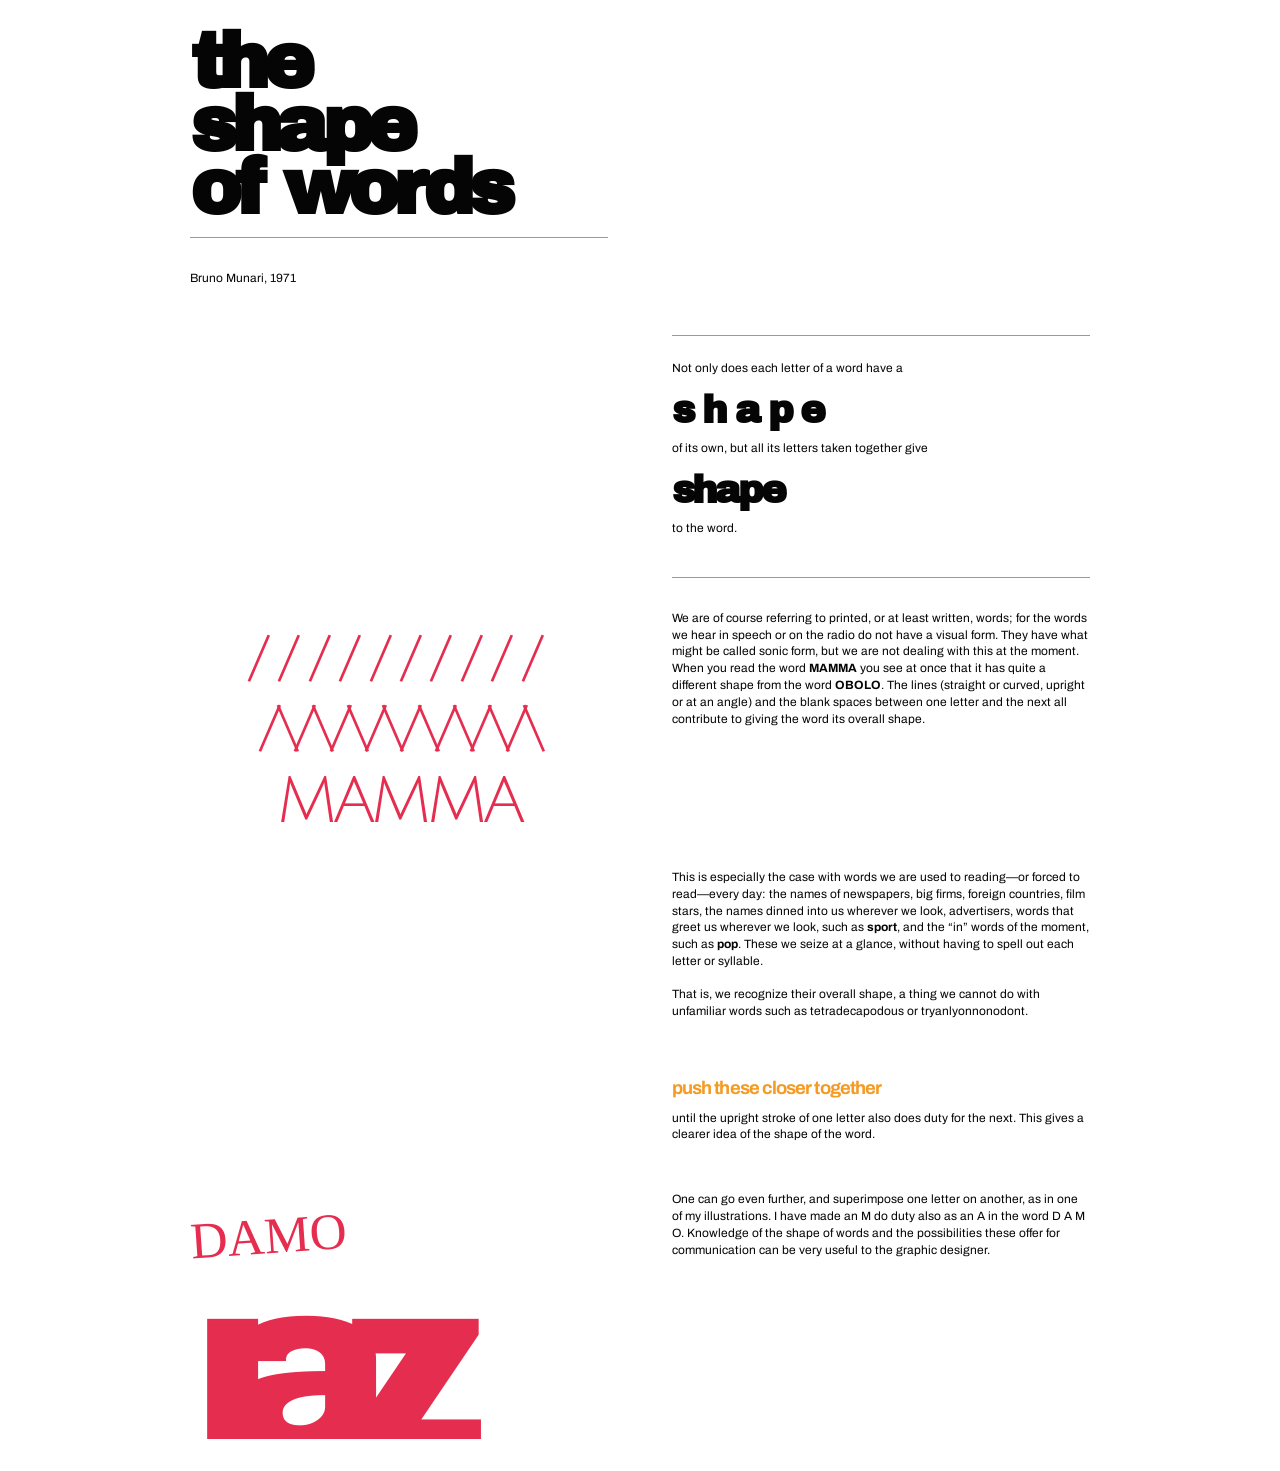
<file: demo/demo.html>
<!doctype html>
<html lang="en">
	<head>
		<meta name="viewport" content="width=device-width, initial-scale=1">
		<title>The Shape of Words</title>

		<link href="setupdemo.css" rel="stylesheet">
		<link href="styledemo.css" rel="stylesheet">

		<link rel="preconnect" href="https://fonts.googleapis.com">
		<link rel="preconnect" href="https://fonts.gstatic.com" crossorigin>

		<link href="https://fonts.googleapis.com/css2?family=Archivo+Black&family=Archivo:wght@400;700&family=Julius+Sans+One&family=Permanent+Marker&display=swap" rel="stylesheet">
	</head>

	<body>
		<ol>
			<li class="title">
				<h1>
					the<br>
					shape<br>
					of words
				</h1>
			</li>

			<li class="credit">
				<p>Bruno Munari, 1971</p>
			</li>

			<li class="shape-intro">
				<p>Not only does each letter of a word have a</p>

				<h2>s h a p e</h2>

				<p>of its own, but all its letters taken together give</p>

				<h2>shape</h2>

				<p>to the word.</p>
			</li>

			<li class="word-experiment">
				<p aria-hidden="true">
					<span class="slashes">//////////</span>
					<span class="zigzag">/\/\/\/\/\/\/\/\</span>
					<span class="mamma">MAMMA</span>
				</p>
			</li>

			<li class="paragraph-one">
				<p>
					We are of course referring to printed, or at least written, words; for the words we hear in speech or on the radio do not have a visual form. They have what might be called sonic form, but we are not dealing with this at the moment. When you read the word <strong>MAMMA</strong> you see at once that it has quite a different shape from the word <strong>OBOLO</strong>. The lines (straight or curved, upright or at an angle) and the blank spaces between one letter and the next all contribute to giving the word its overall shape.
				</p>
			</li>

			<li class="paragraph-two">
				<p>
					This is especially the case with words we are used to reading—or forced to read—every day: the names of newspapers, big firms, foreign countries, film stars, the names dinned into us wherever we look, advertisers, words that greet us wherever we look, such as <strong>sport</strong>, and the “in” words of the moment, such as <strong>pop</strong>. These we seize at a glance, without having to spell out each letter or syllable.
				</p>

				<p>
					That is, we recognize their overall shape, a thing we cannot do with unfamiliar words such as tetradecapodous or tryanlyonnonodont.
				</p>
			</li>

			<li class="callout">
				<h2>push these closer together</h2>

				<p>
					until the upright stroke of one letter also does duty for the next. This gives a clearer idea of the shape of the word.
				</p>
			</li>

			<li class="damo">
				<p>DAMO</p>
			</li>

			<li class="paragraph-three">
				<p>
					One can go even further, and superimpose one letter on another, as in one of my illustrations. I have made an M do duty also as an A in the word D A M O. Knowledge of the shape of words and the possibilities these offer for communication can be very useful to the graphic designer.
				</p>
			</li>

			<li class="bottom-mark">
				<p>jaz</p>
			</li>
		</ol>
	</body>
</html>
</file>
<file: demo/setupdemo.css>
:root {
	--spacing: 1rem;
}

* {
	box-sizing: border-box;
}

body {
	margin: 0;
}
</file>
<file: demo/styledemo.css>
:root {
	--red: #e52d4f;
	--orange: #f59b23;
	--black: #050505;
	--gray: #999;
}

body {
	padding: 2rem;
	font-family: "Archivo", sans-serif;
	color: var(--black);
	background: white;
}

ol {
	display: grid;
	grid-template-columns: minmax(0, 1fr) minmax(0, 1fr);
	grid-template-areas:
		"title ."
		"credit ."
		". shape-intro"
		"word paragraph-one"
		". paragraph-two"
		". callout"
		"damo paragraph-three"
		"bottom bottom";

	column-gap: 4rem;
	row-gap: 2rem;

	width: 100%;
	max-width: 900px;
	margin: 0 auto;
	padding: 0;
	list-style: none;
}

li {
	min-width: 0;
	margin: 0;
	padding: 0;
}

/* Desktop grid placement */

.title {
	grid-area: title;
}

.credit {
	grid-area: credit;
}

.shape-intro {
	grid-area: shape-intro;
}

.word-experiment {
	grid-area: word;
}

.paragraph-one {
	grid-area: paragraph-one;
}

.paragraph-two {
	grid-area: paragraph-two;
}

.callout {
	grid-area: callout;
}

.damo {
	grid-area: damo;
}

.paragraph-three {
	grid-area: paragraph-three;
}

.bottom-mark {
	grid-area: bottom;
}

/* Typography */

h1 {
	margin: 0;
	font-family: "Archivo Black", sans-serif;
	font-size: clamp(3rem, 6vw, 5.5rem);
	line-height: 0.82;
	letter-spacing: -0.08em;
}

h2 {
	margin: 0.8rem 0;
	font-family: "Archivo Black", sans-serif;
	font-size: clamp(1.8rem, 3vw, 3rem);
	line-height: 0.9;
	letter-spacing: -0.08em;
}

p {
	margin: 0 0 1rem;
	font-size: 0.75rem;
	line-height: 1.4;
}

strong {
	font-weight: 700;
}

/* Lines */

.title {
	border-bottom: 1px solid var(--gray);
	padding-bottom: 1rem;
}

.shape-intro {
	border-top: 1px solid var(--gray);
	border-bottom: 1px solid var(--gray);
	padding: 1.5rem 0;
}

/* Word experiment */

.word-experiment {
	align-self: start;
	padding-top: 1rem;
}

.word-experiment p {
	margin: 0;
	font-family: "Julius Sans One", sans-serif;
	font-size: clamp(2.5rem, 5vw, 4.5rem);
	line-height: 1.1;
	text-align: center;
	color: var(--red);
}

.word-experiment span {
	display: block;
}

.slashes {
	letter-spacing: 0.1em;
}

.zigzag {
	letter-spacing: -0.1em;
}

.mamma {
	letter-spacing: -0.06em;
}

/* Orange text */

.callout h2 {
	font-family: "Archivo", sans-serif;
	font-size: 1.15rem;
	font-weight: 700;
	letter-spacing: -0.05em;
	color: var(--orange);
}

/* DAMO */

.damo {
	align-self: center;
}

.damo p {
	font-family: "Permanent Marker", cursive;
	font-size: clamp(2rem, 4vw, 4rem);
	color: var(--red);
	transform: rotate(-4deg);
}

/* Bottom graphic */

.bottom-mark {
	overflow: hidden;
	height: 8rem;
}

.bottom-mark p {
	margin: 0;
	font-family: "Archivo Black", sans-serif;
	font-size: 16rem;
	line-height: 0.45;
	letter-spacing: -0.2em;
	color: var(--red);
}

/* Mobile layout */

@media (max-width: 375px) {
	body {
		padding: 1.25rem;
	}

	ol {
		display: grid;
		grid-template-columns: 1fr;
		grid-template-areas:
			"title"
			"credit"
			"shape-intro"
			"paragraph-one"
			"word"
			"paragraph-two"
			"callout"
			"damo"
			"paragraph-three"
			"bottom";

		gap: 1rem;
	}

	.title {
		max-width: 18rem;
	}

	.shape-intro {
		margin-top: 1rem;
	}

	.word-experiment {
		padding-top: 0;
	}

	.word-experiment p {
		font-size: 3.5rem;
	}

	.damo {
		text-align: center;
	}

	.bottom-mark {
		height: 5rem;
		margin-left: -1.25rem;
		margin-right: -1.25rem;
	}

	.bottom-mark p {
		font-size: 10rem;
	}
}
</file>
